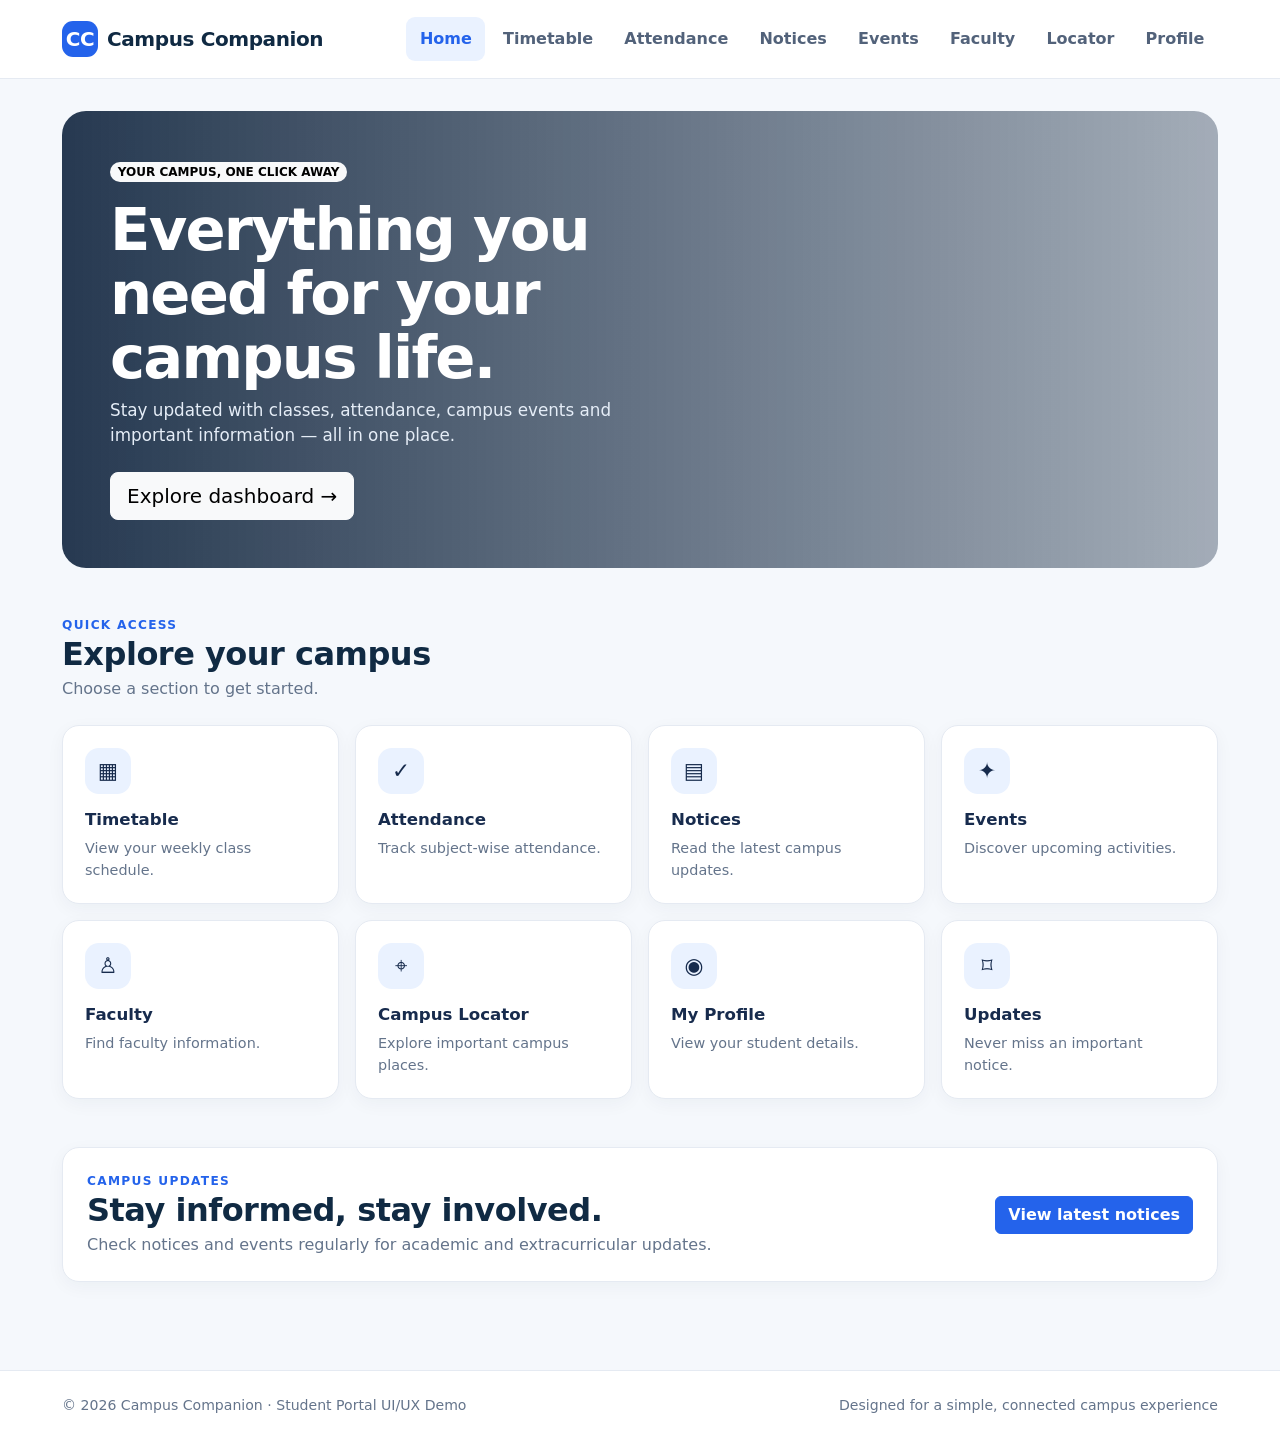
<file: index.html>
<!doctype html>
<html lang="en">
<head>
<meta charset="utf-8"><meta name="viewport" content="width=device-width, initial-scale=1">
<title>Home | Campus Companion</title>
<link href="https://cdn.jsdelivr.net/npm/bootstrap@5.3.3/dist/css/bootstrap.min.css" rel="stylesheet">
<link href="css/style.css" rel="stylesheet">
</head>
<body>

<nav class="navbar">
 <div class="container page-wrap py-2">
  <div class="d-flex flex-column flex-lg-row align-items-lg-center justify-content-between gap-2 w-100">
   <a class="navbar-brand d-flex align-items-center mb-0" href="index.html"><span class="brand-mark">CC</span>Campus Companion</a>
   <div class="d-flex flex-wrap gap-1"><a class="nav-link active" href="index.html">Home</a><a class="nav-link " href="timetable.html">Timetable</a><a class="nav-link " href="attendance.html">Attendance</a><a class="nav-link " href="notices.html">Notices</a><a class="nav-link " href="events.html">Events</a><a class="nav-link " href="faculty.html">Faculty</a><a class="nav-link " href="locator.html">Locator</a><a class="nav-link " href="profile.html">Profile</a></div>
  </div>
 </div>
</nav>
<main class="container page-wrap py-3">
<section class="hero mt-3"><div class="hero-content"><span class="badge rounded-pill text-bg-light mb-3">YOUR CAMPUS, ONE CLICK AWAY</span><h1>Everything you need for your campus life.</h1><p>Stay updated with classes, attendance, campus events and important information — all in one place.</p><a class="btn btn-light btn-lg mt-2" href="timetable.html">Explore dashboard <span aria-hidden="true">→</span></a></div></section>
<section class="py-5"><div class="d-flex justify-content-between align-items-end mb-4"><div><div class="eyebrow">Quick access</div><h2 class="section-title mb-1">Explore your campus</h2><p class="muted mb-0">Choose a section to get started.</p></div></div>
<div class="row g-3">
<div class="col-6 col-md-4 col-lg-3"><a class="text-decoration-none text-reset" href="timetable.html"><div class="feature-card"><div class="feature-icon">▦</div><h3>Timetable</h3><p>View your weekly class schedule.</p></div></a></div>
<div class="col-6 col-md-4 col-lg-3"><a class="text-decoration-none text-reset" href="attendance.html"><div class="feature-card"><div class="feature-icon">✓</div><h3>Attendance</h3><p>Track subject-wise attendance.</p></div></a></div>
<div class="col-6 col-md-4 col-lg-3"><a class="text-decoration-none text-reset" href="notices.html"><div class="feature-card"><div class="feature-icon">▤</div><h3>Notices</h3><p>Read the latest campus updates.</p></div></a></div>
<div class="col-6 col-md-4 col-lg-3"><a class="text-decoration-none text-reset" href="events.html"><div class="feature-card"><div class="feature-icon">✦</div><h3>Events</h3><p>Discover upcoming activities.</p></div></a></div>
<div class="col-6 col-md-4 col-lg-3"><a class="text-decoration-none text-reset" href="faculty.html"><div class="feature-card"><div class="feature-icon">♙</div><h3>Faculty</h3><p>Find faculty information.</p></div></a></div>
<div class="col-6 col-md-4 col-lg-3"><a class="text-decoration-none text-reset" href="locator.html"><div class="feature-card"><div class="feature-icon">⌖</div><h3>Campus Locator</h3><p>Explore important campus places.</p></div></a></div>
<div class="col-6 col-md-4 col-lg-3"><a class="text-decoration-none text-reset" href="profile.html"><div class="feature-card"><div class="feature-icon">◉</div><h3>My Profile</h3><p>View your student details.</p></div></a></div>
<div class="col-6 col-md-4 col-lg-3"><a class="text-decoration-none text-reset" href="notices.html"><div class="feature-card"><div class="feature-icon">⌑</div><h3>Updates</h3><p>Never miss an important notice.</p></div></a></div>
</div></section>
<section class="panel mb-4"><div class="row align-items-center g-3"><div class="col-md-8"><div class="eyebrow">Campus updates</div><h2 class="section-title mb-1">Stay informed, stay involved.</h2><p class="muted mb-0">Check notices and events regularly for academic and extracurricular updates.</p></div><div class="col-md-4 text-md-end"><a href="notices.html" class="btn btn-primary">View latest notices</a></div></div></section>
</main>
<footer class="footer mt-5 py-4"><div class="container page-wrap d-flex flex-column flex-md-row justify-content-between gap-2"><span>© 2026 Campus Companion · Student Portal UI/UX Demo</span><span>Designed for a simple, connected campus experience</span></div></footer>
</body></html>
</file>
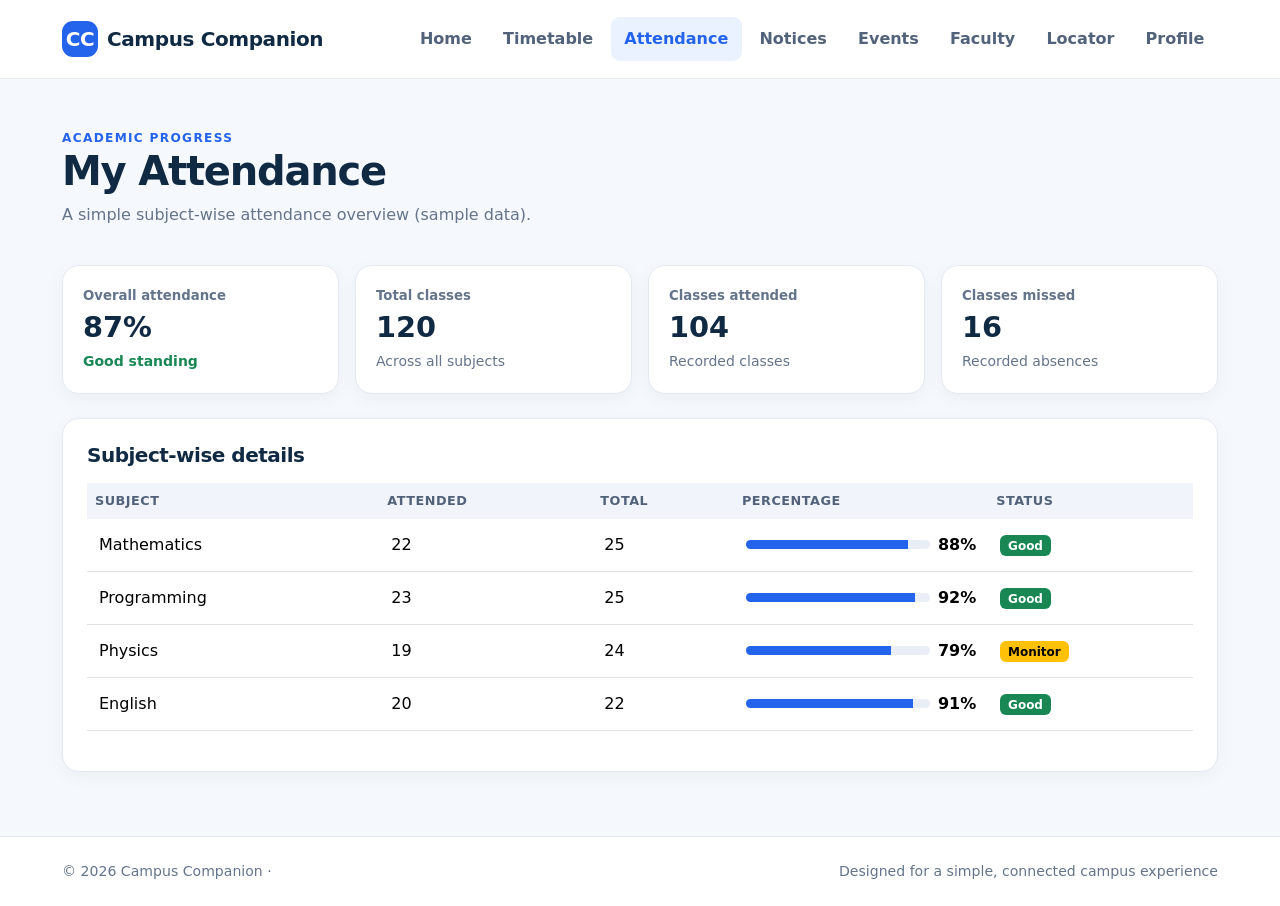
<file: attendance.html>
<!doctype html>
<html lang="en">
<head>
<meta charset="utf-8"><meta name="viewport" content="width=device-width, initial-scale=1">
<title>Attendance | Campus Companion</title>
<link href="https://cdn.jsdelivr.net/npm/bootstrap@5.3.3/dist/css/bootstrap.min.css" rel="stylesheet">
<link href="css/style.css" rel="stylesheet">
</head>
<body>

<nav class="navbar">
 <div class="container page-wrap py-2">
  <div class="d-flex flex-column flex-lg-row align-items-lg-center justify-content-between gap-2 w-100">
   <a class="navbar-brand d-flex align-items-center mb-0" href="index.html"><span class="brand-mark">CC</span>Campus Companion</a>
   <div class="d-flex flex-wrap gap-1"><a class="nav-link " href="index.html">Home</a><a class="nav-link " href="timetable.html">Timetable</a><a class="nav-link active" href="attendance.html">Attendance</a><a class="nav-link " href="notices.html">Notices</a><a class="nav-link " href="events.html">Events</a><a class="nav-link " href="faculty.html">Faculty</a><a class="nav-link " href="locator.html">Locator</a><a class="nav-link " href="profile.html">Profile</a></div>
  </div>
 </div>
</nav>
<main class="container page-wrap py-3">
<div class="page-heading"><div class="eyebrow">Academic progress</div><h1 class="page-title">My Attendance</h1><p class="muted">A simple subject-wise attendance overview (sample data).</p></div>
<div class="row g-3 mb-4"><div class="col-6 col-lg-3"><div class="stat-card"><div class="stat-label">Overall attendance</div><div class="stat-number">87%</div><span class="text-success small fw-semibold">Good standing</span></div></div><div class="col-6 col-lg-3"><div class="stat-card"><div class="stat-label">Total classes</div><div class="stat-number">120</div><span class="muted small">Across all subjects</span></div></div><div class="col-6 col-lg-3"><div class="stat-card"><div class="stat-label">Classes attended</div><div class="stat-number">104</div><span class="muted small">Recorded classes</span></div></div><div class="col-6 col-lg-3"><div class="stat-card"><div class="stat-label">Classes missed</div><div class="stat-number">16</div><span class="muted small">Recorded absences</span></div></div></div>
<div class="panel"><h2 class="section-title fs-5 mb-3">Subject-wise details</h2><div class="table-responsive"><table class="table align-middle"><thead><tr><th>Subject</th><th>Attended</th><th>Total</th><th>Percentage</th><th>Status</th></tr></thead><tbody>
<tr><td>Mathematics</td><td>22</td><td>25</td><td><div class="d-flex align-items-center gap-2"><div class="progress flex-grow-1"><div class="progress-bar" style="width:88%"></div></div><strong>88%</strong></div></td><td><span class="badge text-bg-success">Good</span></td></tr>
<tr><td>Programming</td><td>23</td><td>25</td><td><div class="d-flex align-items-center gap-2"><div class="progress flex-grow-1"><div class="progress-bar" style="width:92%"></div></div><strong>92%</strong></div></td><td><span class="badge text-bg-success">Good</span></td></tr>
<tr><td>Physics</td><td>19</td><td>24</td><td><div class="d-flex align-items-center gap-2"><div class="progress flex-grow-1"><div class="progress-bar" style="width:79%"></div></div><strong>79%</strong></div></td><td><span class="badge text-bg-warning">Monitor</span></td></tr>
<tr><td>English</td><td>20</td><td>22</td><td><div class="d-flex align-items-center gap-2"><div class="progress flex-grow-1"><div class="progress-bar" style="width:91%"></div></div><strong>91%</strong></div></td><td><span class="badge text-bg-success">Good</span></td></tr>
</tbody></table></div><p class="small muted mb-0"></p></div>
</main>
<footer class="footer mt-5 py-4"><div class="container page-wrap d-flex flex-column flex-md-row justify-content-between gap-2"><span>© 2026 Campus Companion · </span><span>Designed for a simple, connected campus experience</span></div></footer>
</body></html>
</file>
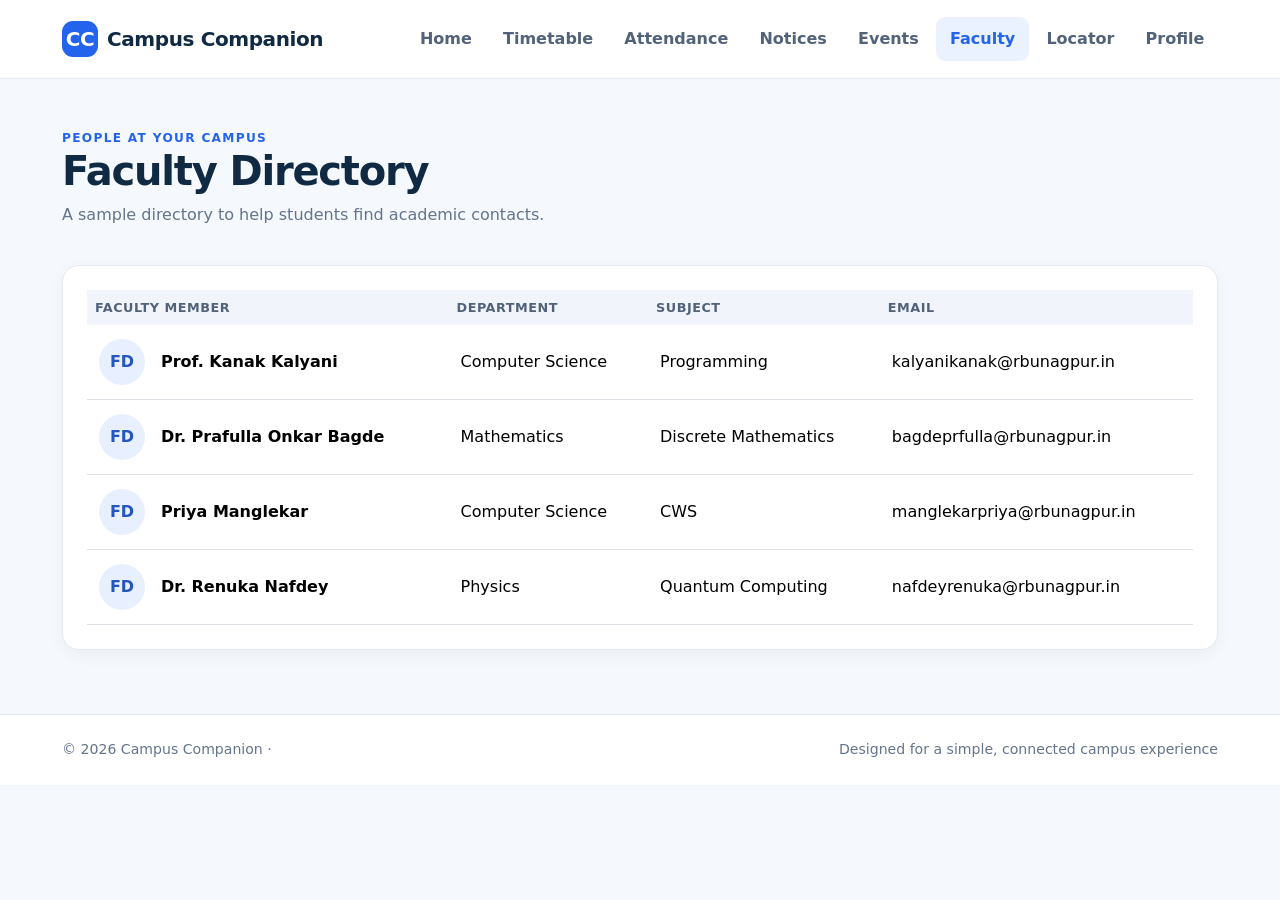
<file: faculty.html>
<!doctype html>
<html lang="en">
<head>
<meta charset="utf-8"><meta name="viewport" content="width=device-width, initial-scale=1">
<title>Faculty Directory | Campus Companion</title>
<link href="https://cdn.jsdelivr.net/npm/bootstrap@5.3.3/dist/css/bootstrap.min.css" rel="stylesheet">
<link href="css/style.css" rel="stylesheet">
</head>
<body>

<nav class="navbar">
 <div class="container page-wrap py-2">
  <div class="d-flex flex-column flex-lg-row align-items-lg-center justify-content-between gap-2 w-100">
   <a class="navbar-brand d-flex align-items-center mb-0" href="index.html"><span class="brand-mark">CC</span>Campus Companion</a>
   <div class="d-flex flex-wrap gap-1"><a class="nav-link " href="index.html">Home</a><a class="nav-link " href="timetable.html">Timetable</a><a class="nav-link " href="attendance.html">Attendance</a><a class="nav-link " href="notices.html">Notices</a><a class="nav-link " href="events.html">Events</a><a class="nav-link active" href="faculty.html">Faculty</a><a class="nav-link " href="locator.html">Locator</a><a class="nav-link " href="profile.html">Profile</a></div>
  </div>
 </div>
</nav>
<main class="container page-wrap py-3">
<div class="page-heading"><div class="eyebrow">People at your campus</div><h1 class="page-title">Faculty Directory</h1><p class="muted">A sample directory to help students find academic contacts.</p></div>
<div class="panel"><div class="table-responsive"><table class="table table-hover align-middle mb-0"><thead><tr><th>Faculty member</th><th>Department</th><th>Subject</th><th>Email</th></tr></thead><tbody>
<tr><td><div class="d-flex align-items-center gap-3"><div class="avatar">FD</div><strong>Prof. Kanak Kalyani</strong></div></td><td>Computer Science</td><td>Programming</td><td>kalyanikanak@rbunagpur.in</td></tr>
<tr><td><div class="d-flex align-items-center gap-3"><div class="avatar">FD</div><strong>Dr. Prafulla Onkar Bagde</strong></div></td><td>Mathematics</td><td>Discrete Mathematics</td><td>bagdeprfulla@rbunagpur.in</td></tr>
<tr><td><div class="d-flex align-items-center gap-3"><div class="avatar">FD</div><strong>Priya Manglekar</strong></div></td><td>Computer Science</td><td>CWS</td><td>manglekarpriya@rbunagpur.in </td></tr>
<tr><td><div class="d-flex align-items-center gap-3"><div class="avatar">FD</div><strong>Dr. Renuka Nafdey</strong></div></td><td>Physics</td><td>Quantum Computing</td><td>nafdeyrenuka@rbunagpur.in</td></tr>
</tbody></table></div><p class="small muted mb-0"></p></div>
</main>
<footer class="footer mt-5 py-4"><div class="container page-wrap d-flex flex-column flex-md-row justify-content-between gap-2"><span>© 2026 Campus Companion ·</span><span>Designed for a simple, connected campus experience</span></div></footer>
</body></html>
</file>
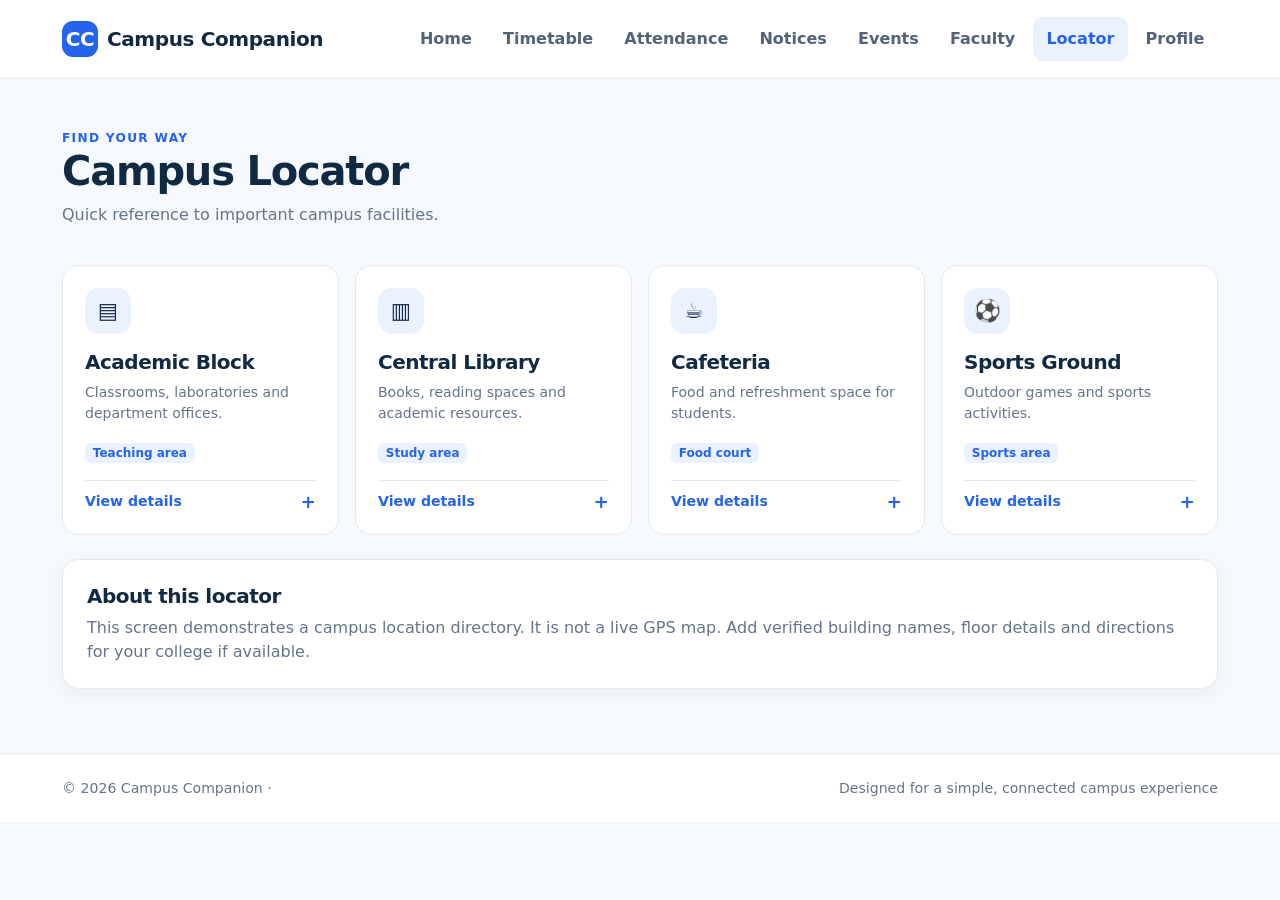
<file: locator.html>
<!doctype html>
<html lang="en">
<head>
<meta charset="utf-8"><meta name="viewport" content="width=device-width, initial-scale=1">
<title>Campus Locator | Campus Companion</title>
<link href="https://cdn.jsdelivr.net/npm/bootstrap@5.3.3/dist/css/bootstrap.min.css" rel="stylesheet">
<link href="css/style.css" rel="stylesheet">
</head>
<body>

<nav class="navbar">
 <div class="container page-wrap py-2">
  <div class="d-flex flex-column flex-lg-row align-items-lg-center justify-content-between gap-2 w-100">
   <a class="navbar-brand d-flex align-items-center mb-0" href="index.html"><span class="brand-mark">CC</span>Campus Companion</a>
   <div class="d-flex flex-wrap gap-1"><a class="nav-link " href="index.html">Home</a><a class="nav-link " href="timetable.html">Timetable</a><a class="nav-link " href="attendance.html">Attendance</a><a class="nav-link " href="notices.html">Notices</a><a class="nav-link " href="events.html">Events</a><a class="nav-link " href="faculty.html">Faculty</a><a class="nav-link active" href="locator.html">Locator</a><a class="nav-link " href="profile.html">Profile</a></div>
  </div>
 </div>
</nav>
<main class="container page-wrap py-3">
<div class="page-heading"><div class="eyebrow">Find your way</div><h1 class="page-title">Campus Locator</h1><p class="muted">Quick reference to important campus facilities.</p></div>
<div class="row g-3">
<div class="col-sm-6 col-lg-3"><div class="location-card"><div class="feature-icon">▤</div><h2 class="section-title fs-5">Academic Block</h2><p class="muted small">Classrooms, laboratories and department offices.</p><span class="badge badge-soft">Teaching area</span><details class="more-details mt-3"><summary>View details</summary><p class="small muted mt-2 mb-0">Typical facilities include lecture rooms, laboratories and department offices. Confirm the exact block and floor on the campus directory.</p></details></div></div>
<div class="col-sm-6 col-lg-3"><div class="location-card"><div class="feature-icon">▥</div><h2 class="section-title fs-5">Central Library</h2><p class="muted small">Books, reading spaces and academic resources.</p><span class="badge badge-soft">Study area</span><details class="more-details mt-3"><summary>View details</summary><p class="small muted mt-2 mb-0">Use this area for books, reference material and quiet study. Check the library notice board for current timings.</p></details></div></div>
<div class="col-sm-6 col-lg-3"><div class="location-card"><div class="feature-icon">☕</div><h2 class="section-title fs-5">Cafeteria</h2><p class="muted small">Food and refreshment space for students.</p><span class="badge badge-soft">Food court</span><details class="more-details mt-3"><summary>View details</summary><p class="small muted mt-2 mb-0">A student refreshment area. Check campus notices for operating hours and available facilities.</p></details></div></div>
<div class="col-sm-6 col-lg-3"><div class="location-card"><div class="feature-icon">⚽</div><h2 class="section-title fs-5">Sports Ground</h2><p class="muted small">Outdoor games and sports activities.</p><span class="badge badge-soft">Sports area</span><details class="more-details mt-3"><summary>View details</summary><p class="small muted mt-2 mb-0">Outdoor activity and sports space. Check with the sports department for schedules and access.</p></details></div></div>
</div><div class="panel mt-4"><h2 class="section-title fs-5">About this locator</h2><p class="muted mb-0">This screen demonstrates a campus location directory. It is not a live GPS map. Add verified building names, floor details and directions for your college if available.</p></div>
</main>
<footer class="footer mt-5 py-4"><div class="container page-wrap d-flex flex-column flex-md-row justify-content-between gap-2"><span>© 2026 Campus Companion ·</span><span>Designed for a simple, connected campus experience</span></div></footer>
</body></html>
</file>
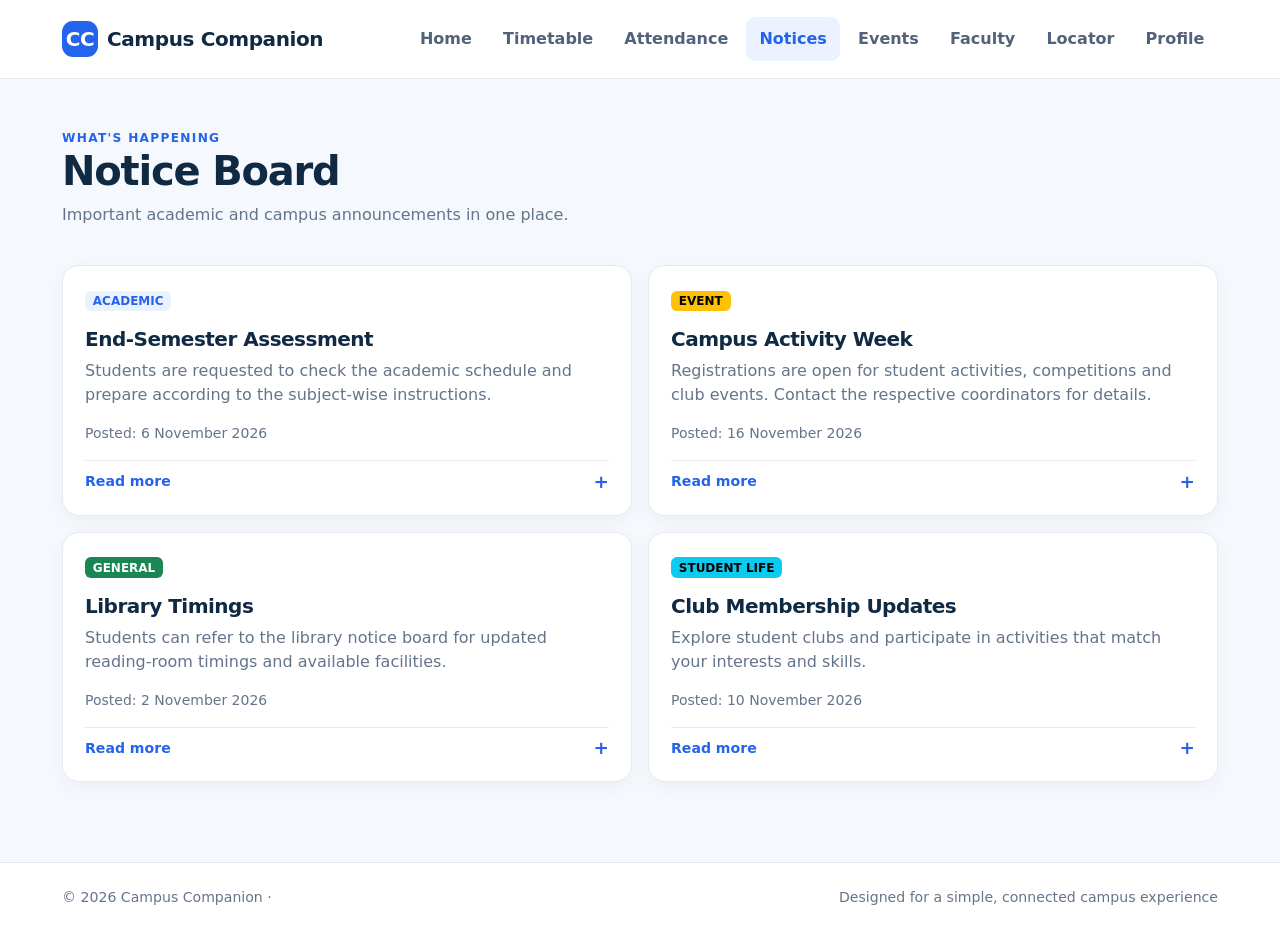
<file: notices.html>
<!doctype html>
<html lang="en">
<head>
<meta charset="utf-8"><meta name="viewport" content="width=device-width, initial-scale=1">
<title>Notices | Campus Companion</title>
<link href="https://cdn.jsdelivr.net/npm/bootstrap@5.3.3/dist/css/bootstrap.min.css" rel="stylesheet">
<link href="css/style.css" rel="stylesheet">
</head>
<body>

<nav class="navbar">
 <div class="container page-wrap py-2">
  <div class="d-flex flex-column flex-lg-row align-items-lg-center justify-content-between gap-2 w-100">
   <a class="navbar-brand d-flex align-items-center mb-0" href="index.html"><span class="brand-mark">CC</span>Campus Companion</a>
   <div class="d-flex flex-wrap gap-1"><a class="nav-link " href="index.html">Home</a><a class="nav-link " href="timetable.html">Timetable</a><a class="nav-link " href="attendance.html">Attendance</a><a class="nav-link active" href="notices.html">Notices</a><a class="nav-link " href="events.html">Events</a><a class="nav-link " href="faculty.html">Faculty</a><a class="nav-link " href="locator.html">Locator</a><a class="nav-link " href="profile.html">Profile</a></div>
  </div>
 </div>
</nav>
<main class="container page-wrap py-3">
<div class="page-heading"><div class="eyebrow">What's happening</div><h1 class="page-title">Notice Board</h1><p class="muted">Important academic and campus announcements in one place.</p></div>
<div class="row g-3">
<div class="col-md-6"><article class="notice-card"><span class="badge badge-soft mb-3">ACADEMIC</span><h2 class="section-title fs-5">End-Semester Assessment</h2><p class="muted">Students are requested to check the academic schedule and prepare according to the subject-wise instructions.</p><div class="small muted">Posted: 6 November 2026</div><details class="more-details mt-3"><summary>Read more</summary><p class="small muted mt-2 mb-0">Please refer to the official academic notice for confirmed dates, syllabus and instructions. This entry is sample content.</p></details></article></div>
<div class="col-md-6"><article class="notice-card"><span class="badge text-bg-warning mb-3">EVENT</span><h2 class="section-title fs-5">Campus Activity Week</h2><p class="muted">Registrations are open for student activities, competitions and club events. Contact the respective coordinators for details.</p><div class="small muted">Posted: 16 November 2026</div><details class="more-details mt-3"><summary>Read more</summary><p class="small muted mt-2 mb-0">Check the official event announcement for registration deadlines, eligibility and venue details.</p></details></article></div>
<div class="col-md-6"><article class="notice-card"><span class="badge text-bg-success mb-3">GENERAL</span><h2 class="section-title fs-5">Library Timings</h2><p class="muted">Students can refer to the library notice board for updated reading-room timings and available facilities.</p><div class="small muted">Posted: 2 November 2026</div><details class="more-details mt-3"><summary>Read more</summary><p class="small muted mt-2 mb-0">For current opening hours and holiday schedules, confirm with the college library.</p></details></article></div>
<div class="col-md-6"><article class="notice-card"><span class="badge text-bg-info mb-3">STUDENT LIFE</span><h2 class="section-title fs-5">Club Membership Updates</h2><p class="muted">Explore student clubs and participate in activities that match your interests and skills.</p><div class="small muted">Posted: 10 November 2026</div><details class="more-details mt-3"><summary>Read more</summary><p class="small muted mt-2 mb-0">Contact the respective student club for membership criteria and upcoming activities.</p></details></article></div>
</div><p class="small muted mt-3"></p>
</main>
<footer class="footer mt-5 py-4"><div class="container page-wrap d-flex flex-column flex-md-row justify-content-between gap-2"><span>© 2026 Campus Companion · </span><span>Designed for a simple, connected campus experience</span></div></footer>
</body></html>
</file>
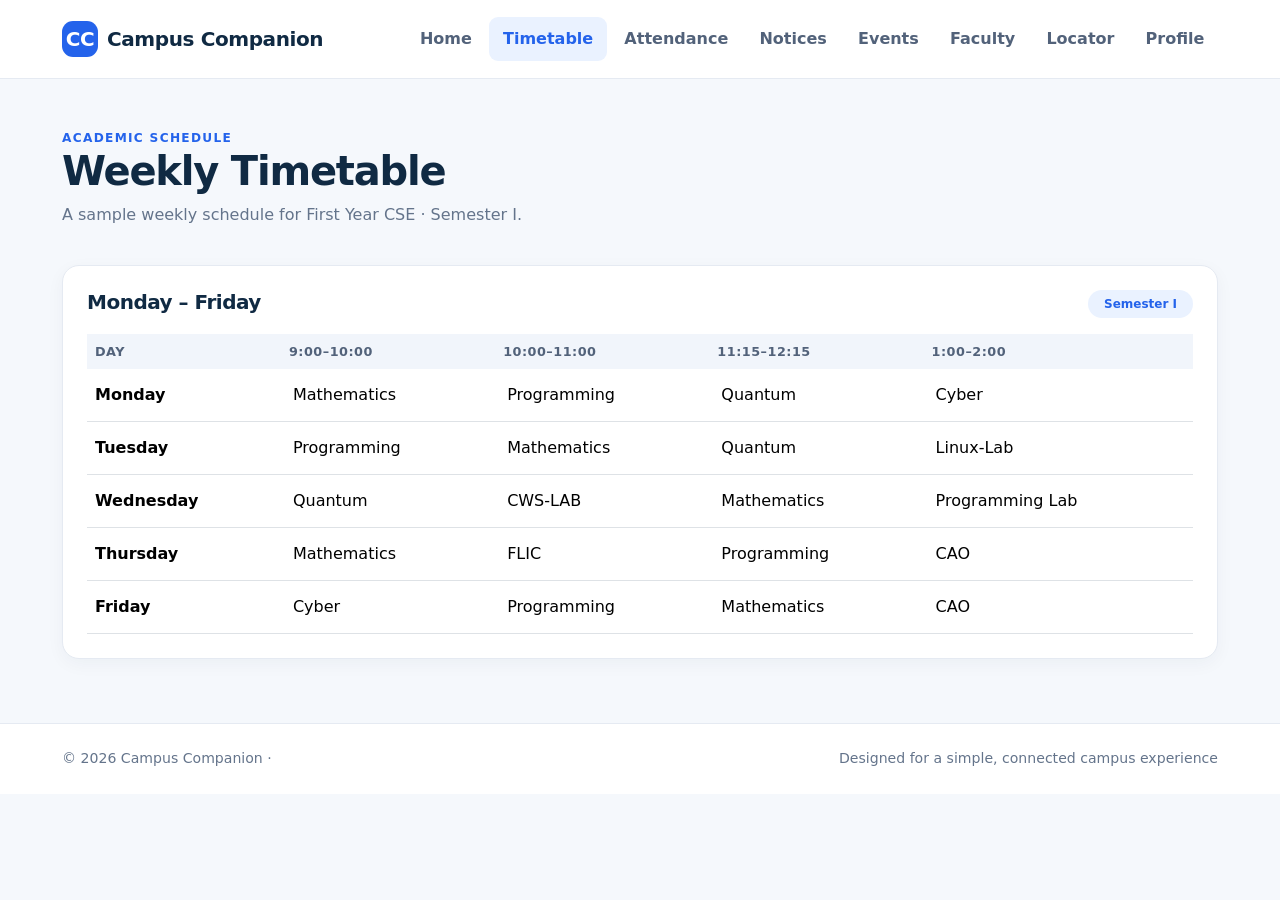
<file: timetable.html>
<!doctype html>
<html lang="en">
<head>
<meta charset="utf-8"><meta name="viewport" content="width=device-width, initial-scale=1">
<title>Timetable | Campus Companion</title>
<link href="https://cdn.jsdelivr.net/npm/bootstrap@5.3.3/dist/css/bootstrap.min.css" rel="stylesheet">
<link href="css/style.css" rel="stylesheet">
</head>
<body>

<nav class="navbar">
 <div class="container page-wrap py-2">
  <div class="d-flex flex-column flex-lg-row align-items-lg-center justify-content-between gap-2 w-100">
   <a class="navbar-brand d-flex align-items-center mb-0" href="index.html"><span class="brand-mark">
    CC</span>Campus Companion</a>
   <div class="d-flex flex-wrap gap-1"><a class="nav-link " href="index.html">Home</a>
    <a class="nav-link active" href="timetable.html">Timetable</a>
    <a class="nav-link " href="attendance.html">Attendance</a>
    <a class="nav-link " href="notices.html">Notices</a><a class="nav-link " href="events.html">
        Events</a><a class="nav-link " href="faculty.html">Faculty</a><a class="nav-link " href="locator.html">
            Locator</a><a class="nav-link " href="profile.html">Profile</a></div>
  </div>
 </div>
</nav>
<main class="container page-wrap py-3">
<div class="page-heading"><div class="eyebrow">Academic schedule</div>
<h1 class="page-title">Weekly Timetable</h1><p class="muted">A sample weekly schedule for First Year CSE · Semester I.</p></div>
<div class="panel">
    <div class="d-flex flex-wrap justify-content-between align-items-center mb-3">
        <div><h2 class="section-title fs-5 mb-1">Monday – Friday</h2>
            <p class="muted small mb-0"></p></div><span class="badge badge-soft rounded-pill px-3 py-2">Semester I</span></div>
<div class="table-responsive"><table class="table table-hover align-middle mb-0"><thead><tr><th>Day</th><th>9:00–10:00</th><th>10:00–11:00</th><th>11:15–12:15</th><th>1:00–2:00</th></tr></thead><tbody>
<tr><th>Monday</th><td>Mathematics</td><td>Programming</td><td>Quantum</td><td>Cyber</td></tr>
<tr><th>Tuesday</th><td>Programming</td><td>Mathematics</td><td>Quantum</td><td>Linux-Lab</td></tr>
<tr><th>Wednesday</th><td>Quantum</td><td>CWS-LAB</td><td>Mathematics</td><td>Programming Lab</td></tr>
<tr><th>Thursday</th><td>Mathematics</td><td>FLIC</td><td>Programming</td><td>CAO</td></tr>
<tr><th>Friday</th><td>Cyber</td><td>Programming</td><td>Mathematics</td><td>CAO</td></tr>
</tbody></table></div></div>
</main>
<footer class="footer mt-5 py-4"><div class="container page-wrap d-flex flex-column flex-md-row justify-content-between gap-2"><span>© 2026 Campus Companion · </span><span>Designed for a simple, connected campus experience</span></div></footer>
</body></html>
</file>
<file: css/style.css>
:root{--navy:#102a43;--blue:#2463eb;--sky:#eaf2ff;--ink:#172b4d;--muted:#64748b;--surface:#f5f8fc;--line:#e5eaf2}
*{box-sizing:border-box}
body{font-family:system-ui,-apple-system,"Segoe UI",sans-serif;background:var(--surface);color:var(--ink)}
.navbar{background:#fff;border-bottom:1px solid var(--line)}
.navbar-brand{font-weight:800;letter-spacing:-.4px;color:var(--navy)!important}
.brand-mark{display:inline-grid;place-items:center;width:36px;height:36px;margin-right:9px;border-radius:11px;background:var(--blue);color:#fff;font-weight:800}
.nav-link{font-weight:600;color:#52627a!important;padding:.65rem .85rem!important;border-radius:9px}
.nav-link:hover,.nav-link.active{background:var(--sky);color:var(--blue)!important}
.page-wrap{max-width:1180px}
.page-heading{padding:34px 0 22px}
.eyebrow{font-size:.76rem;letter-spacing:1.3px;text-transform:uppercase;color:var(--blue);font-weight:800}
.page-title{font-weight:800;letter-spacing:-1.2px;color:var(--navy)}
.muted{color:var(--muted)}
.hero{min-height:360px;border-radius:24px;overflow:hidden;position:relative;background:linear-gradient(90deg,rgba(10,31,57,.88),rgba(10,31,57,.35)),url('https://images.unsplash.com/photo-1562774053-701939374585?auto=format&fit=crop&w=1600&q=85') center/cover;color:white;display:flex;align-items:center}
.hero-content{max-width:620px;padding:48px}
.hero h1{font-size:clamp(2.1rem,5vw,3.7rem);font-weight:850;line-height:1.08;letter-spacing:-1.8px}
.hero p{font-size:1.05rem;color:#e5edf7;max-width:510px}
.section-title{font-weight:800;color:var(--navy);letter-spacing:-.5px}
.feature-card,.panel,.stat-card,.notice-card,.event-card{background:#fff;border:1px solid var(--line);border-radius:17px;box-shadow:0 5px 18px rgba(16,42,67,.045)}
.feature-card{height:100%;padding:22px;transition:transform .2s,box-shadow .2s}
.feature-card:hover{transform:translateY(-4px);box-shadow:0 12px 28px rgba(16,42,67,.10)}
.feature-icon{width:46px;height:46px;border-radius:14px;display:grid;place-items:center;background:var(--sky);font-size:1.35rem;margin-bottom:16px}
.feature-card h3{font-size:1.04rem;font-weight:800}
.feature-card p{font-size:.9rem;color:var(--muted);margin-bottom:0}
.stat-card{padding:20px}
.stat-label{font-size:.83rem;color:var(--muted);font-weight:650}
.stat-number{font-size:1.8rem;font-weight:850;color:var(--navy)}
.panel{padding:24px}
.table thead th{background:#f1f5fb;color:#52627a;font-size:.8rem;text-transform:uppercase;letter-spacing:.5px;border-bottom:0;white-space:nowrap}
.table td{vertical-align:middle;padding:14px 12px}
.progress{height:9px;background:#e9eef6}
.progress-bar{background:var(--blue)}
.notice-card{padding:22px;height:100%}
.notice-dot{width:9px;height:9px;border-radius:50%;display:inline-block;margin-right:7px}
.event-card{overflow:hidden;height:100%}
.event-image{height:175px;width:100%;object-fit:cover}
.event-body{padding:20px}
.event-body h3{font-size:1.08rem;font-weight:800}
.avatar{width:46px;height:46px;border-radius:50%;display:grid;place-items:center;background:#e8efff;color:#2456bd;font-weight:800;flex-shrink:0}
.location-card{padding:22px;height:100%;background:#fff;border:1px solid var(--line);border-radius:17px}
.profile-banner{background:linear-gradient(120deg,#102a43,#2463eb);color:#fff;border-radius:20px;padding:28px}
.profile-avatar{width:76px;height:76px;border-radius:22px;background:#fff;color:var(--blue);display:grid;place-items:center;font-size:1.8rem;font-weight:850}
.footer{border-top:1px solid var(--line);background:#fff;color:var(--muted);font-size:.88rem}
.btn-primary{background:var(--blue);border-color:var(--blue);font-weight:650}
.btn-outline-primary{font-weight:650}
.badge-soft{background:var(--sky);color:var(--blue)}
@media(max-width:767.98px){.hero{min-height:390px}.hero-content{padding:30px 24px}.page-heading{padding:26px 0 16px}.panel{padding:17px}.table-responsive{border-radius:12px}.hero h1{letter-spacing:-1px}}


/* Interactive polish (HTML + CSS only; no JavaScript) */
html{scroll-behavior:smooth}
a,button,summary{ -webkit-tap-highlight-color:transparent }
.nav-link,.btn,.feature-card,.notice-card,.event-card,.location-card,.stat-card{transition:transform .22s ease,box-shadow .22s ease,background-color .22s ease,border-color .22s ease}
.nav-link:focus-visible,.btn:focus-visible,a:focus-visible,summary:focus-visible{outline:3px solid rgba(36,99,235,.35);outline-offset:3px}
.feature-card:hover,.notice-card:hover,.event-card:hover,.location-card:hover,.stat-card:hover{transform:translateY(-4px);box-shadow:0 14px 30px rgba(16,42,67,.11);border-color:#cbdaf4}
.event-card:hover .event-image{transform:scale(1.035)}
.event-image{transition:transform .35s ease}
.btn-primary:hover{background:#174fc8;border-color:#174fc8;transform:translateY(-2px);box-shadow:0 7px 16px rgba(36,99,235,.2)}
.btn-outline-primary:hover{transform:translateY(-2px)}
.table-hover tbody tr{transition:background-color .18s ease}
.more-details{border-top:1px solid var(--line);padding-top:10px}
.more-details summary{color:var(--blue);font-size:.88rem;font-weight:750;cursor:pointer;list-style:none;display:flex;align-items:center;justify-content:space-between}
.more-details summary::-webkit-details-marker{display:none}
.more-details summary::after{content:'+';font-size:1.15rem;line-height:1;transition:transform .2s ease}
.more-details[open] summary::after{content:'−'}
.more-details[open] summary{margin-bottom:2px}
.more-details p{animation:reveal .22s ease}
@keyframes reveal{from{opacity:0;transform:translateY(-4px)}to{opacity:1;transform:translateY(0)}}
@media(prefers-reduced-motion:reduce){*,*::before,*::after{scroll-behavior:auto!important;transition:none!important;animation:none!important}}
</file>
